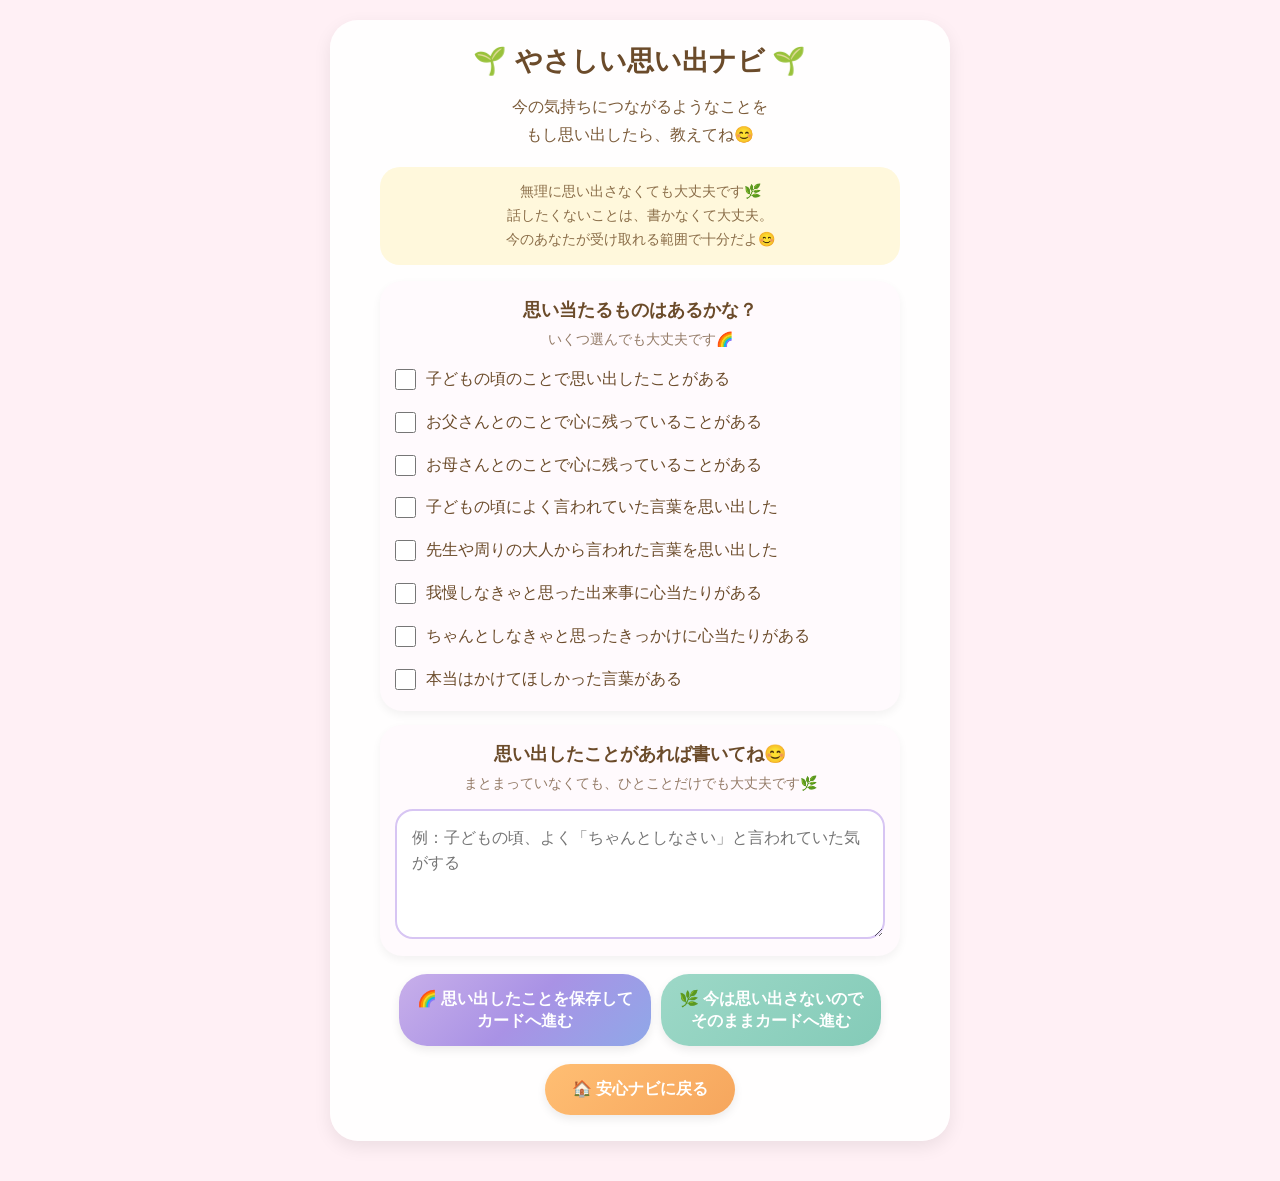
<file: omoide.html>
<!DOCTYPE html>
<html lang="ja">
<head>
  <meta charset="UTF-8">
  <meta name="viewport" content="width=device-width, initial-scale=1.0">

  <title>やさしい思い出ナビ</title>

  <style>
    *{
      box-sizing:border-box;
    }

    body{
      font-family:"Hiragino Kaku Gothic ProN", sans-serif;
      text-align:center;
      background:#fff0f5;
      color:#6b4b2a;
      margin:0;
      padding:20px 12px 40px;
    }

    .main-card{
      width:94%;
      max-width:620px;
      margin:0 auto;
      padding:22px 16px 26px;
      background:rgba(255,255,255,0.94);
      border-radius:28px;
      box-shadow:0 6px 18px rgba(0,0,0,0.08);
    }

    h1{
      margin:0 0 12px;
      font-size:27px;
      line-height:1.45;
      color:#6b4b2a;
    }

    .desc{
      margin:0 auto 18px;
      font-size:16px;
      line-height:1.75;
      color:#7b5b39;
    }

    .soft-note{
      width:94%;
      max-width:520px;
      margin:0 auto 16px;
      padding:13px 14px;
      background:#fff8dc;
      border-radius:20px;
      color:#8a6d48;
      font-size:14px;
      line-height:1.7;
    }

    .input-box{
      width:94%;
      max-width:520px;
      margin:14px auto 0;
      padding:17px 15px;
      background:#fffafd;
      border-radius:22px;
      box-shadow:0 4px 10px rgba(0,0,0,0.05);
      text-align:left;
    }

    .input-title{
      margin-bottom:6px;
      font-size:18px;
      font-weight:bold;
      color:#6b4b2a;
      text-align:center;
    }

    .input-note{
      margin:0 0 14px;
      color:#947b67;
      font-size:14px;
      line-height:1.6;
      text-align:center;
    }

    .check-list{
      display:flex;
      flex-direction:column;
      gap:12px;
    }

    .check-item{
      display:flex;
      align-items:flex-start;
      justify-content:flex-start;
      gap:10px;
      width:100%;
      margin:0;
      padding:3px 0;
      color:#6b4b2a;
      font-size:16px;
      line-height:1.55;
      text-align:left;
      cursor:pointer;
    }

    .check-item input[type="checkbox"]{
      width:21px;
      height:21px;
      min-width:21px;
      max-width:21px;
      margin:2px 0 0;
      padding:0;
      flex:0 0 21px;
      accent-color:#a78ce5;
    }

    textarea{
      display:block;
      width:100%;
      min-height:130px;
      margin:12px auto 0;
      padding:14px 15px;
      border:2px solid #d7c5f3;
      border-radius:18px;
      background:white;
      color:#5b3a1e;
      font-family:inherit;
      font-size:16px;
      line-height:1.6;
      resize:vertical;
    }

    .button-group{
      display:flex;
      justify-content:center;
      flex-wrap:wrap;
      gap:10px;
      margin-top:18px;
    }

    button{
      min-width:190px;
      padding:14px 18px;
      border:none;
      border-radius:28px;
      color:white;
      font-size:16px;
      font-weight:bold;
      line-height:1.4;
      cursor:pointer;
      box-shadow:0 4px 10px rgba(0,0,0,0.08);
    }

    button:active{
      transform:scale(0.98);
    }

    .save-btn{
      background:linear-gradient(
        135deg,
        #c8afea,
        #a992e5,
        #8fa8e8
      );
    }

    .skip-btn{
      background:linear-gradient(
        135deg,
        #9dd8c7,
        #84cbb8
      );
    }

    .back-btn{
      background:linear-gradient(
        135deg,
        #ffbe73,
        #f6a65d
      );
    }

    @media(max-width:480px){
      h1{
        font-size:23px;
      }

      .desc{
        font-size:15px;
      }

      .check-item{
        font-size:15px;
      }

      button{
        width:100%;
        min-width:0;
        font-size:15px;
      }
    }
  </style>
</head>

<body>

  <div class="main-card">

    <h1>
      🌱 やさしい思い出ナビ 🌱
    </h1>

    <p class="desc">
      今の気持ちにつながるようなことを<br>
      もし思い出したら、教えてね😊
    </p>

    <div class="soft-note">
      無理に思い出さなくても大丈夫です🌿<br>
      話したくないことは、書かなくて大丈夫。<br>
      今のあなたが受け取れる範囲で十分だよ😊
    </div>


    <div class="input-box">

      <div class="input-title">
        思い当たるものはあるかな？
      </div>

      <p class="input-note">
        いくつ選んでも大丈夫です🌈
      </p>

      <div class="check-list">

        <label class="check-item">
          <input
            type="checkbox"
            class="memory-check"
            value="子どもの頃のことで思い出したことがある"
          >
          <span>子どもの頃のことで思い出したことがある</span>
        </label>

        <label class="check-item">
          <input
            type="checkbox"
            class="memory-check"
            value="お父さんとのことで心に残っていることがある"
          >
          <span>お父さんとのことで心に残っていることがある</span>
        </label>

        <label class="check-item">
          <input
            type="checkbox"
            class="memory-check"
            value="お母さんとのことで心に残っていることがある"
          >
          <span>お母さんとのことで心に残っていることがある</span>
        </label>

        <label class="check-item">
          <input
            type="checkbox"
            class="memory-check"
            value="子どもの頃によく言われていた言葉を思い出した"
          >
          <span>子どもの頃によく言われていた言葉を思い出した</span>
        </label>

        <label class="check-item">
          <input
            type="checkbox"
            class="memory-check"
            value="先生や周りの大人から言われた言葉を思い出した"
          >
          <span>先生や周りの大人から言われた言葉を思い出した</span>
        </label>

        <label class="check-item">
          <input
            type="checkbox"
            class="memory-check"
            value="我慢しなきゃと思った出来事に心当たりがある"
          >
          <span>我慢しなきゃと思った出来事に心当たりがある</span>
        </label>

        <label class="check-item">
          <input
            type="checkbox"
            class="memory-check"
            value="ちゃんとしなきゃと思ったきっかけに心当たりがある"
          >
          <span>ちゃんとしなきゃと思ったきっかけに心当たりがある</span>
        </label>

        <label class="check-item">
          <input
            type="checkbox"
            class="memory-check"
            value="本当はかけてほしかった言葉がある"
          >
          <span>本当はかけてほしかった言葉がある</span>
        </label>

      </div>

    </div>


    <div class="input-box">

      <div class="input-title">
        思い出したことがあれば書いてね😊
      </div>

      <p class="input-note">
        まとまっていなくても、ひとことだけでも大丈夫です🌿
      </p>

      <textarea
        id="memoryText"
        placeholder="例：子どもの頃、よく「ちゃんとしなさい」と言われていた気がする"
      ></textarea>

    </div>


    <div class="button-group">

      <button
        class="save-btn"
        onclick="saveMemoryAndContinue()"
      >
        🌈 思い出したことを保存して<br>
        カードへ進む
      </button>

      <button
        class="skip-btn"
        onclick="skipMemory()"
      >
        🌿 今は思い出さないので<br>
        そのままカードへ進む
      </button>

    </div>


    <div class="button-group">

      <button
        class="back-btn"
        onclick="location.href='index.html'"
      >
        🏠 安心ナビに戻る
      </button>

    </div>

  </div>


  <script>
    function collectMemoryChecks(){
      const selected = [];

      document
        .querySelectorAll(".memory-check:checked")
        .forEach((checkbox) => {
          selected.push(checkbox.value);
        });

      return selected;
    }


    function saveMemoryAndContinue(){
      const selected = collectMemoryChecks();

      const memoryText =
        document
          .getElementById("memoryText")
          .value
          .trim();

      if(selected.length === 0 && !memoryText){
        const continueWithoutWriting =
          confirm(
            "今は思い出さなくても大丈夫です😊\nそのままカードへ進みますか？"
          );

        if(!continueWithoutWriting){
          return;
        }
      }

      localStorage.setItem(
        "memoryChecks",
        JSON.stringify(selected)
      );

      localStorage.setItem(
        "memoryText",
        memoryText
      );

      location.href = "boss-anshin.html";
    }


    function skipMemory(){
      localStorage.removeItem("memoryChecks");
      localStorage.removeItem("memoryText");

      location.href = "boss-anshin.html";
    }


    function loadSavedMemory(){
      const savedChecks =
        JSON.parse(
          localStorage.getItem("memoryChecks") || "[]"
        );

      document
        .querySelectorAll(".memory-check")
        .forEach((checkbox) => {
          checkbox.checked =
            savedChecks.includes(checkbox.value);
        });

      document.getElementById("memoryText").value =
        localStorage.getItem("memoryText") || "";
    }


    window.addEventListener(
      "DOMContentLoaded",
      loadSavedMemory
    );
  </script>

</body>
</html>
</file>
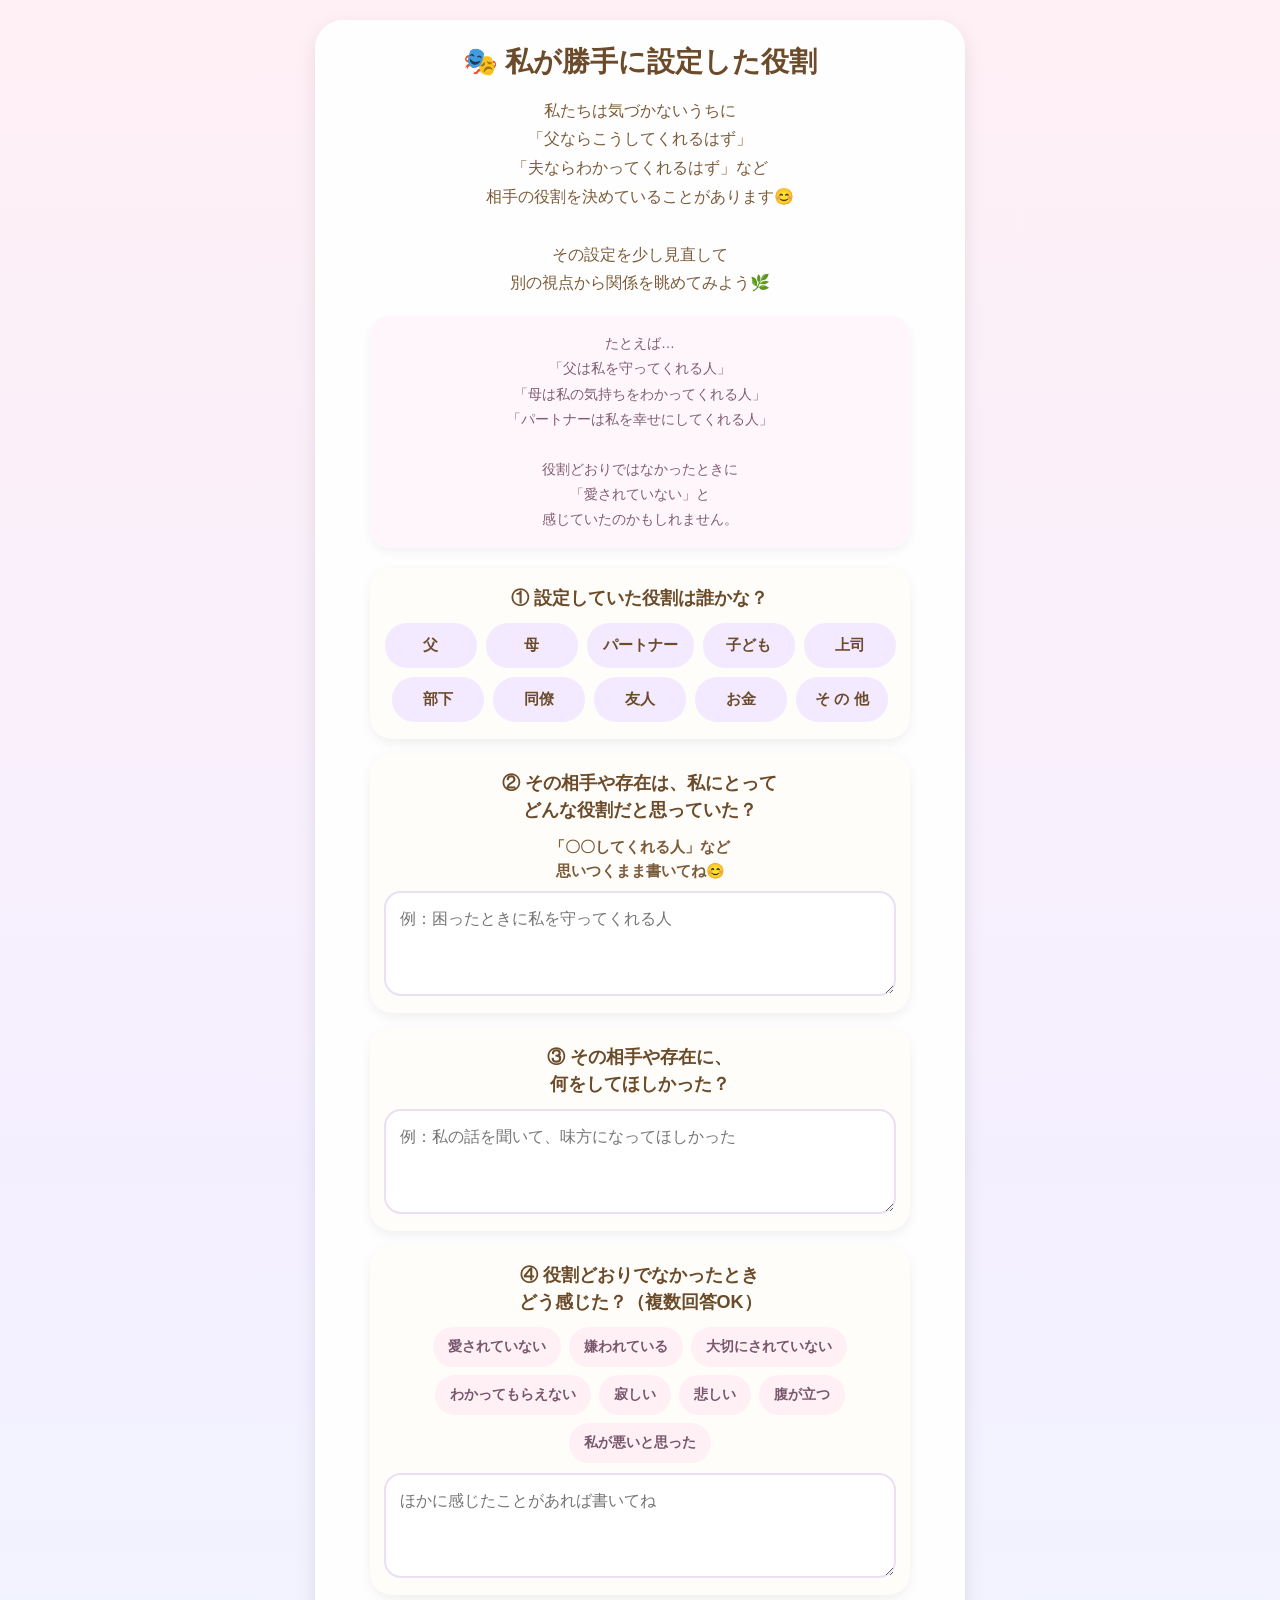
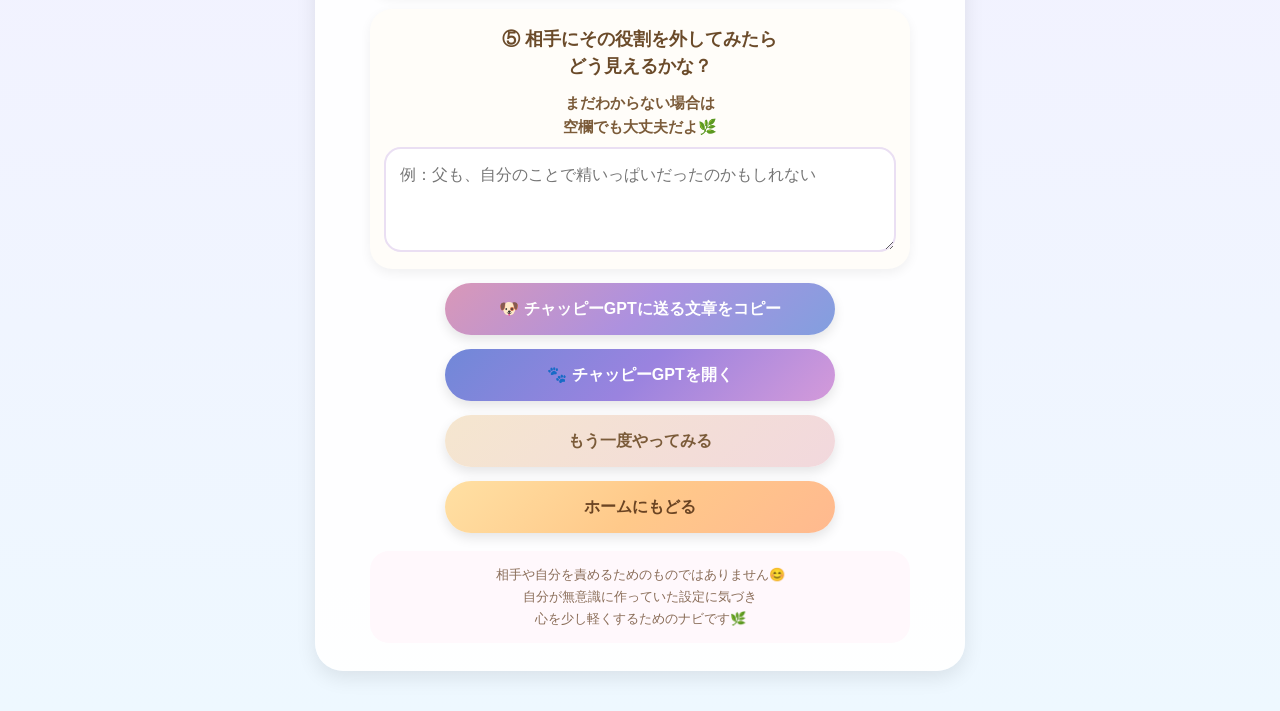
<file: roles.html>
<!DOCTYPE html>
<html lang="ja">
<head>
  <meta charset="UTF-8">

  <meta
    name="viewport"
    content="width=device-width, initial-scale=1.0"
  >

  <title>私が勝手に設定した役割｜チャッピー＆サリー</title>

  <style>
    *{
      box-sizing:border-box;
    }

    body{
      margin:0;
      padding:20px 14px 40px;
      font-family:
        "Hiragino Kaku Gothic ProN",
        "Yu Gothic",
        sans-serif;
      text-align:center;
      color:#5b3a1e;
      background:
        linear-gradient(
          180deg,
          #fff0f5,
          #f4efff,
          #eef8ff
        );
    }

    .main-card{
      width:94%;
      max-width:650px;
      margin:0 auto;
      padding:22px 16px 28px;
      background:rgba(255,255,255,0.94);
      border-radius:28px;
      box-shadow:0 7px 20px rgba(0,0,0,0.09);
    }

    h1{
      margin:0 0 14px;
      color:#6b4b2a;
      font-size:28px;
      line-height:1.45;
    }

    .intro{
      width:94%;
      max-width:540px;
      margin:0 auto 18px;
      color:#7b5b39;
      font-size:16px;
      line-height:1.8;
    }

    .example-box{
      width:94%;
      max-width:540px;
      margin:0 auto 20px;
      padding:15px 14px;
      color:#805d73;
      background:#fff6fb;
      border-radius:20px;
      font-size:14px;
      line-height:1.8;
      box-shadow:0 4px 10px rgba(0,0,0,0.05);
    }

    .step-box{
      width:94%;
      max-width:540px;
      margin:14px auto 0;
      padding:17px 14px;
      background:#fffdf9;
      border-radius:22px;
      box-shadow:0 4px 12px rgba(0,0,0,0.06);
    }

    .step-title{
      margin-bottom:11px;
      color:#6b4b2a;
      font-size:18px;
      font-weight:bold;
      line-height:1.5;
    }

    .relation-buttons{
      display:flex;
      flex-wrap:wrap;
      justify-content:center;
      gap:9px;
    }

    .relation-btn{
      width:auto;
      min-width:92px;
      margin:0;
      padding:11px 14px;
      border:2px solid transparent;
      border-radius:22px;
      color:#6b4b2a;
      background:#f3eaff;
      font-size:15px;
      font-weight:bold;
      cursor:pointer;
      box-shadow:none;
    }

    .relation-btn.selected{
      border-color:#a788d8;
      color:#65428f;
      background:#e7d7ff;
    }

    label{
      display:block;
      margin:0 0 8px;
      color:#7b5b39;
      font-size:15px;
      font-weight:bold;
      line-height:1.6;
    }

    textarea,
    input[type="text"]{
      display:block;
      width:100%;
      padding:13px 14px;
      border:2px solid #eadff3;
      border-radius:17px;
      outline:none;
      color:#5b3a1e;
      background:white;
      font-family:inherit;
      font-size:16px;
      line-height:1.6;
    }

    textarea{
      min-height:105px;
      resize:vertical;
    }

    textarea:focus,
    input[type="text"]:focus{
      border-color:#bea3dd;
      box-shadow:0 0 0 3px rgba(190,163,221,0.15);
    }

    .feeling-buttons{
      display:flex;
      flex-wrap:wrap;
      justify-content:center;
      gap:8px;
      margin-bottom:10px;
    }

    .feeling-btn{
      width:auto;
      margin:0;
      padding:9px 13px;
      border:2px solid transparent;
      border-radius:20px;
      color:#78566b;
      background:#fff0f6;
      font-size:14px;
      font-weight:bold;
      cursor:pointer;
      box-shadow:none;
    }

    .feeling-btn.selected{
      border-color:#dd8eb1;
      color:#9a466c;
      background:#ffdce9;
    }

    .main-button{
      display:block;
      width:92%;
      max-width:390px;
      margin:14px auto 0;
      padding:14px 18px;
      border:none;
      border-radius:28px;
      color:white;
      font-family:inherit;
      font-size:16px;
      font-weight:bold;
      line-height:1.5;
      cursor:pointer;
      box-shadow:0 5px 12px rgba(0,0,0,0.10);
    }

    .main-button:active,
    .relation-btn:active,
    .feeling-btn:active{
      transform:scale(0.98);
    }

    .btn-copy{
      background:
        linear-gradient(
          135deg,
          #d998b8,
          #ad91df,
          #829fdf
        );
    }

    .btn-gpt{
      background:
        linear-gradient(
          135deg,
          #7088d8,
          #9a83df,
          #d49ada
        );
    }

    .btn-reset{
      color:#7b5b39;
      background:
        linear-gradient(
          135deg,
          #f5e6cf,
          #f2d8dd
        );
    }

    .btn-home{
      color:#6b4423;
      background:
        linear-gradient(
          135deg,
          #ffe0a3,
          #ffc98a,
          #ffb98f
    );
    }

    .result-box{
      display:none;
      width:94%;
      max-width:540px;
      margin:18px auto 0;
      padding:16px 14px;
      color:#6f5270;
      background:#f9f4ff;
      border-radius:20px;
      font-size:15px;
      line-height:1.7;
    }

    .note{
      width:94%;
      max-width:540px;
      margin:18px auto 0;
      padding:13px 14px;
      color:#8a6d58;
      background:#fff8fc;
      border-radius:19px;
      font-size:13px;
      line-height:1.7;
    }

    @media(max-width:480px){
      body{
        padding:15px 9px 32px;
      }

      .main-card{
        width:97%;
        padding:20px 11px 24px;
      }

      h1{
        font-size:23px;
      }

      .intro{
        font-size:15px;
      }

      .step-title{
        font-size:17px;
      }

      .relation-btn{
        min-width:82px;
        padding:10px 11px;
        font-size:14px;
      }

      textarea,
      input[type="text"]{
        font-size:15px;
      }

      .main-button{
        width:96%;
        font-size:15px;
      }
    }
  </style>
</head>

<body>

  <div class="main-card">

    <h1>
      🎭 私が勝手に設定した役割
    </h1>

    <p class="intro">
      私たちは気づかないうちに<br>
      「父ならこうしてくれるはず」<br>
      「夫ならわかってくれるはず」など<br>
      相手の役割を決めていることがあります😊<br><br>

      その設定を少し見直して<br>
      別の視点から関係を眺めてみよう🌿
    </p>

    <div class="example-box">
      たとえば…<br>
      「父は私を守ってくれる人」<br>
      「母は私の気持ちをわかってくれる人」<br>
      「パートナーは私を幸せにしてくれる人」<br><br>

      役割どおりではなかったときに<br>
      「愛されていない」と<br>
      感じていたのかもしれません。
    </div>


    <!-- 1. 相手を選ぶ -->
    <div class="step-box">

      <div class="step-title">
        ① 設定していた役割は誰かな？
      </div>

      <div class="relation-buttons">

        <button
          type="button"
          class="relation-btn"
          onclick="selectRelation(this, '父')"
        >
          父
        </button>

        <button
          type="button"
          class="relation-btn"
          onclick="selectRelation(this, '母')"
        >
          母
        </button>

        <button
          type="button"
          class="relation-btn"
          onclick="selectRelation(this, '夫・妻・パートナー')"
        >
          パートナー
        </button>

        <button
          type="button"
          class="relation-btn"
          onclick="selectRelation(this, '子ども')"
        >
          子ども
        </button>

        <button
          type="button"
          class="relation-btn"
          onclick="selectRelation(this, '上司')"
        >
          上司
        </button>

        <button
          type="button"
          class="relation-btn"
          onclick="selectRelation(this, '部下')"
        >
          部下
        </button>

        <button
          type="button"
          class="relation-btn"
          onclick="selectRelation(this, '同僚')"
        >
          同僚
        </button>

        <button
          type="button"
          class="relation-btn"
          onclick="selectRelation(this, '友人')"
        >
          友人
        </button>

         <button
          type="button"
          class="relation-btn"
          onclick="selectRelation(this, 'お金')"
       >
          お金
         </button>

        <button
          type="button"
          class="relation-btn"
          onclick="selectRelation(this, 'その他')"
        >
           そ の 他 
        </button>

      </div>

      <input
        type="text"
        id="otherRelation"
        placeholder="その他の場合は、相手との関係を入力してね"
        style="display:none; margin-top:12px;"
      >

    </div>


    <!-- 2. 設定した役割 -->
    <div class="step-box">

      <div class="step-title">
        ② その相手や存在は、私にとって<br>
           どんな役割だと思っていた？
      </div>

      <label for="roleText">
        「〇〇してくれる人」など<br>
        思いつくまま書いてね😊
      </label>

      <textarea
        id="roleText"
        placeholder="例：困ったときに私を守ってくれる人"
      ></textarea>

    </div>


    <!-- 3. 期待していたこと -->
    <div class="step-box">

      <div class="step-title">
  ③ その相手や存在に、<br>
  何をしてほしかった？
      </div>
      
      <textarea
        id="wantedText"
        placeholder="例：私の話を聞いて、味方になってほしかった"
      ></textarea>

    </div>


    <!-- 4. 感じたこと -->
    <div class="step-box">

      <div class="step-title">
        ④ 役割どおりでなかったとき<br>
           どう感じた？（複数回答OK）
      </div>

      <div class="feeling-buttons">

        <button
          type="button"
          class="feeling-btn"
          onclick="toggleFeeling(this, '愛されていない')"
        >
          愛されていない
        </button>

        <button
          type="button"
          class="feeling-btn"
          onclick="toggleFeeling(this, '嫌われている')"
        >
          嫌われている
        </button>

        <button
          type="button"
          class="feeling-btn"
          onclick="toggleFeeling(this, '大切にされていない')"
        >
          大切にされていない
        </button>

        <button
          type="button"
          class="feeling-btn"
          onclick="toggleFeeling(this, 'わかってもらえない')"
        >
          わかってもらえない
        </button>

        <button
          type="button"
          class="feeling-btn"
          onclick="toggleFeeling(this, '寂しい')"
        >
          寂しい
        </button>

        <button
          type="button"
          class="feeling-btn"
          onclick="toggleFeeling(this, '悲しい')"
        >
          悲しい
        </button>

        <button
          type="button"
          class="feeling-btn"
          onclick="toggleFeeling(this, '腹が立つ')"
        >
          腹が立つ
        </button>

        <button
          type="button"
          class="feeling-btn"
          onclick="toggleFeeling(this, '私が悪いと思った')"
        >
          私が悪いと思った
        </button>

      </div>

      <textarea
        id="feelingText"
        placeholder="ほかに感じたことがあれば書いてね"
      ></textarea>

    </div>


    <!-- 5. 別の視点 -->
    <div class="step-box">

      <div class="step-title">
        ⑤ 相手にその役割を外してみたら<br>
        どう見えるかな？
      </div>

      <label for="viewText">
        まだわからない場合は<br>
        空欄でも大丈夫だよ🌿
      </label>

      <textarea
        id="viewText"
        placeholder="例：父も、自分のことで精いっぱいだったのかもしれない"
      ></textarea>

    </div>


    <button
      class="main-button btn-copy"
      onclick="copyForChappy()"
    >
      🐶 チャッピーGPTに送る文章をコピー
    </button>

    <button
      class="main-button btn-gpt"
      onclick="openChappyGPT()"
    >
      🐾 チャッピーGPTを開く
    </button>

    <div
      id="resultMessage"
      class="result-box"
    ></div>

    <button
      class="main-button btn-reset"
      onclick="resetForm()"
    >
      もう一度やってみる
    </button>

    <button
      class="main-button btn-home"
      onclick="location.href='index.html'"
    >
      ホームにもどる
    </button>


    <div class="note">
      相手や自分を責めるためのものではありません😊<br>
      自分が無意識に作っていた設定に気づき<br>
      心を少し軽くするためのナビです🌿
    </div>

  </div>


  <script>
    let selectedRelation = "";
    let selectedFeelings = [];


    function selectRelation(button, relation){

      selectedRelation = relation;

      const buttons =
        document.querySelectorAll(".relation-btn");

      buttons.forEach(function(btn){
        btn.classList.remove("selected");
      });

      button.classList.add("selected");

      const otherInput =
        document.getElementById("otherRelation");

      if(relation === "その他"){
        otherInput.style.display = "block";
        otherInput.focus();
      }else{
        otherInput.style.display = "none";
        otherInput.value = "";
      }
    }


    function toggleFeeling(button, feeling){

      const index =
        selectedFeelings.indexOf(feeling);

      if(index === -1){
        selectedFeelings.push(feeling);
        button.classList.add("selected");
      }else{
        selectedFeelings.splice(index, 1);
        button.classList.remove("selected");
      }
    }


    function getRelation(){

      if(selectedRelation === "その他"){

        const otherRelation =
          document
            .getElementById("otherRelation")
            .value
            .trim();

        return otherRelation || "その他の人";
      }

      return selectedRelation;
    }


    async function copyForChappy(){

      const relation = getRelation();

      const roleText =
        document
          .getElementById("roleText")
          .value
          .trim();

      const wantedText =
        document
          .getElementById("wantedText")
          .value
          .trim();

      const feelingText =
        document
          .getElementById("feelingText")
          .value
          .trim();

      const viewText =
        document
          .getElementById("viewText")
          .value
          .trim();


      if(!relation){

        showMessage(
          "まずは、役割を設定していた相手を選んでね😊"
        );

        return;
      }


      if(!roleText){

        showMessage(
          "その人に、どんな役割を設定していたか書いてみてね🌿"
        );

        return;
      }


      let feelings = "";

      if(selectedFeelings.length > 0){
        feelings = selectedFeelings.join("、");
      }

      if(feelingText){

        if(feelings){
          feelings += "、" + feelingText;
        }else{
          feelings = feelingText;
        }
      }

      if(!feelings){
        feelings = "まだよくわからない";
      }


      const copyText =
`「私が勝手に設定した役割」を見直してみたよ🌿

【相手】
${relation}

【私がその人に設定していた役割】
${roleText}

【本当はその人にしてほしかったこと】
${wantedText || "まだよくわからない"}

【役割どおりでなかったときに感じたこと】
${feelings}

【役割を外して見てみたときに思ったこと】
${viewText || "まだ別の視点は思いつかない"}

相手や私を責めるのではなく、
私が無意識に作っていた設定に気づきながら、
別の視点からやさしく整理するのを手伝ってください😊

「愛されていない」「嫌われている」と
決めつけなくてもよい見方があれば教えてください🌈`;


      try{

        await navigator.clipboard.writeText(copyText);

        showMessage(
          "コピーできたよ😊<br>" +
          "次にチャッピーGPTを開いて<br>" +
          "貼り付けて送ってね🐾"
        );

      }catch(error){

        fallbackCopy(copyText);
      }
    }


    function fallbackCopy(text){

      const textarea =
        document.createElement("textarea");

      textarea.value = text;
      textarea.style.position = "fixed";
      textarea.style.opacity = "0";

      document.body.appendChild(textarea);

      textarea.focus();
      textarea.select();

      try{

        document.execCommand("copy");

        showMessage(
          "コピーできたよ😊<br>" +
          "チャッピーGPTに貼り付けてね🐾"
        );

      }catch(error){

        showMessage(
          "コピーできなかったみたい💦<br>" +
          "もう一度ボタンを押してみてね"
        );
      }

      document.body.removeChild(textarea);
    }


    function openChappyGPT(){

      const chappyGptUrl =
        "https://chatgpt.com/g/g-6a521739bdc08191be5387b1993ba520-tiyatuhigpt";

      window.open(
        chappyGptUrl,
        "_blank",
        "noopener,noreferrer"
      );
    }


    function showMessage(message){

      const result =
        document.getElementById("resultMessage");

      result.innerHTML = message;
      result.style.display = "block";

      result.scrollIntoView({
        behavior:"smooth",
        block:"center"
      });
    }


    function resetForm(){

      selectedRelation = "";
      selectedFeelings = [];

      document
        .querySelectorAll(".relation-btn")
        .forEach(function(button){
          button.classList.remove("selected");
        });

      document
        .querySelectorAll(".feeling-btn")
        .forEach(function(button){
          button.classList.remove("selected");
        });

      document.getElementById("otherRelation").value = "";
      document.getElementById("otherRelation").style.display = "none";
      document.getElementById("roleText").value = "";
      document.getElementById("wantedText").value = "";
      document.getElementById("feelingText").value = "";
      document.getElementById("viewText").value = "";

      const result =
        document.getElementById("resultMessage");

      result.innerHTML = "";
      result.style.display = "none";

      window.scrollTo({
        top:0,
        behavior:"smooth"
      });
    }
  </script>

</body>
</html>
</file>
